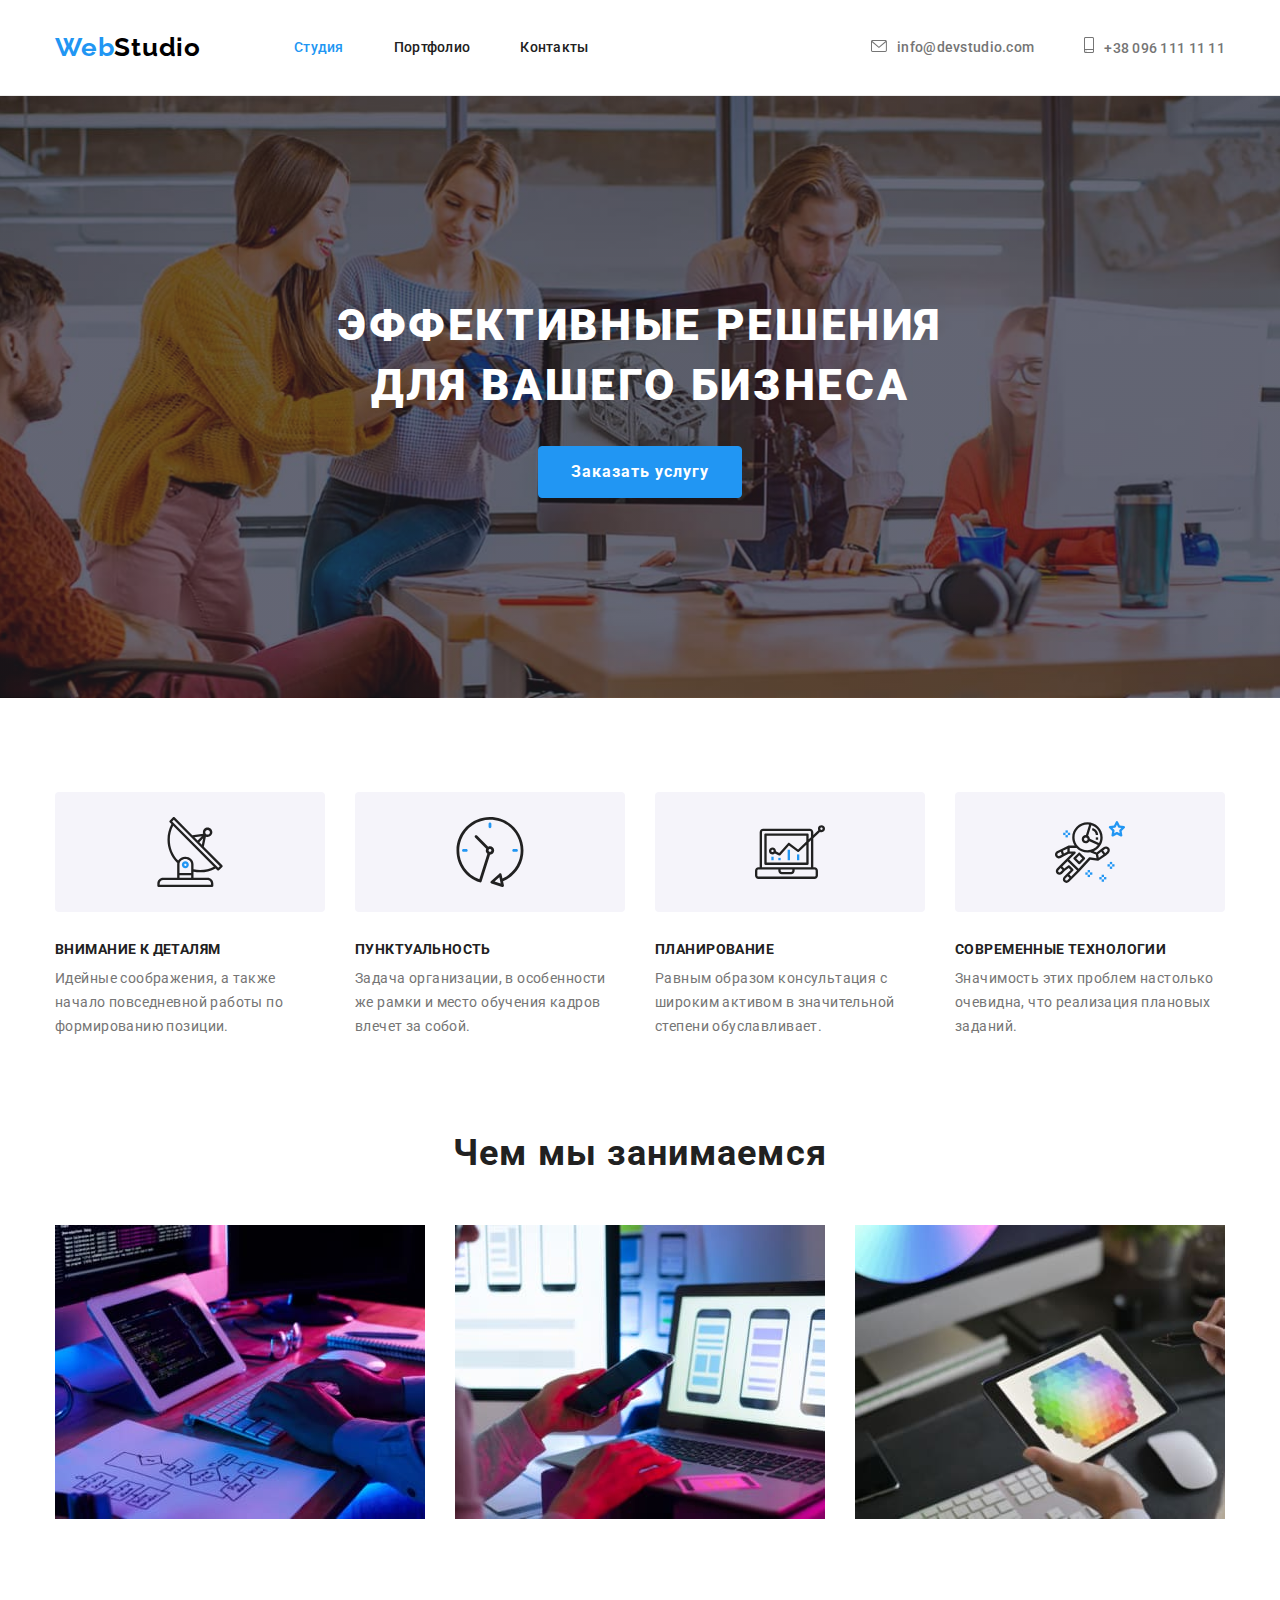
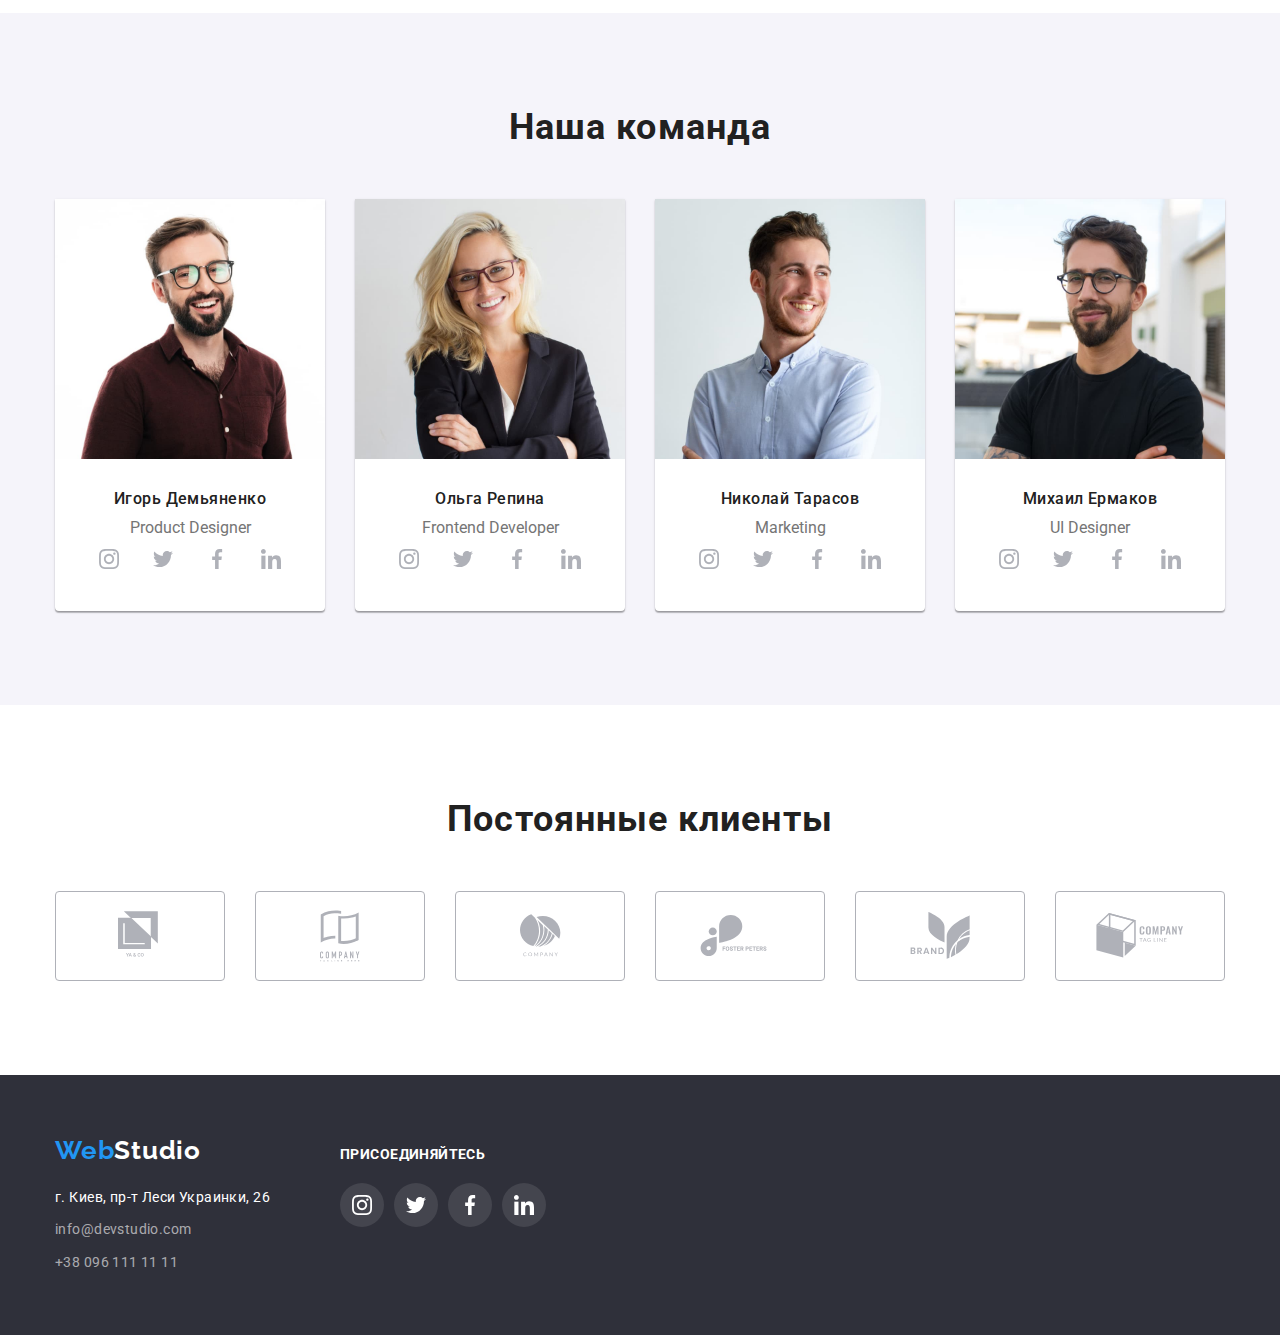
<file: index.html>
<!DOCTYPE html>
<html lang="ru">
<head>
    <meta charset="UTF-8">
    <meta name="viewport" content="width=device-width, initial-scale=1.0">
    <title>WebStudio</title>
    <link rel="preconnect" href="https://fonts.gstatic.com">
    <link href="https://fonts.googleapis.com/css2?family=Raleway:wght@700&family=Roboto:wght@400;500;700;900&display=swap" rel="stylesheet">
    <link rel="stylesheet" href="https://cdnjs.cloudflare.com/ajax/libs/modern-normalize/1.0.0/modern-normalize.min.css">
    <link rel="stylesheet" href="css/styles.css">
</head>
<body>
    <!--Шапка сайта работа3-->
<header class="header">
    <div class="container">
    <nav class="nav">
        <a class="logo" href="./index.html" lang="en"><span class="logo-color">Web</span>Studio</a>
        <ul class="nav-list">
            <li class="nav-list-item"><a class="nav-list-link current" href="#">Студия</a></li>
            <li class="nav-list-item"><a class="nav-list-link" href="./portfolio.html">Портфолио</a></li>
            <li class="nav-list-item"><a class="nav-list-link" href="#">Контакты</a></li>
        </ul>
        </nav>
        <address>
            <ul class="contacts">
            <li class="contact-item"><a class="contact-item-link" href="mailto:info@devstudio.com">
                <svg class="contact-icon" width="16" height="12"><use href="./images/sprite.svg#icon-envelope"></use></svg>info@devstudio.com</a></li>
            <li class="contact-item"><a class="contact-item-link" href="tel:++380961111111"><svg class="contact-icon" width="10" height="16">
                <use href="./images/sprite.svg#icon-smartphone"></use>
            </svg>+38 096 111 11 11</a></li>
        </ul>
        </address>
        </div>
    </header>
    <main>
    <div>
        <section class="hero">
        <div class="container">
        <h1 class="hero-title">Эффективные решения<br>для вашего бизнеса</h1>
        <button class="button-order" type="button">Заказать услугу</button>
        </div>
        </section>
    </div> 
    <!--особенности-->
    <section class="features">
    <div class="container">
  <ul class="features-list">
    <li class="item">
        <div class="item-icon-box"><svg class="item-icon">
            <use href="./images/sprite.svg#icon-antenna"></use>
        </svg></div>        
    <h3 class="item-head">Внимание к деталям</h3>
    <p class="item-text">Идейные соображения, а также начало повседневной работы по формированию позиции.</p>
    </li>
    <li class="item"><div class="item-icon-box"><svg class="item-icon">
        <use href="./images/sprite.svg#icon-clock"></use>
    </svg></div>
    <h3 class="item-head">Пунктуальность</h3>
    <p class="item-text">Задача организации, в особенности же рамки и место обучения кадров влечет за собой.</p></li>
    <li class="item"><div class="item-icon-box"><svg class="item-icon">
        <use href="./images/sprite.svg#icon-diagram"></use>
    </svg></div>
    <h3 class="item-head">Планирование</h3>
    <p class="item-text">Равным образом консультация с широким активом в значительной степени обуславливает.</p>
    </li>
    <li class="item"><div class="item-icon-box"><svg class="item-icon">
        <use href="./images/sprite.svg#icon-astronaut"></use>
    </svg></div>
    <h3 class="item-head">Современные технологии</h3>
    <p class="item-text">Значимость этих проблем настолько очевидна, что реализация плановых заданий.</p>
    </li>
  </ul>
  </div> 
</section>
<!--Чим ми займаємося-->
<section class="work">
    <div class="container">
    <h2 class="work-head">Чем мы занимаемся</h2>
    <ul class="work-list">
        <li class="work-item">
        <img src="./images/img1.jpg" alt="Набор кода" height="294" width="370">
        </li>
        <li class="work-item">
        <img src="./images/img2.jpg" alt="Создание приложений" height="294" width="370">
        </li>
        <li class="work-item">
        <img src="./images/img3.jpg" alt="Дизайн приложений" height="294" width="370">
        </li>
    </ul>
    </div>
</section>
<!--Наша команда-->
    <section class="team">
    <div class="container">
    <h2 class="team-head">Наша команда</h2>
    <ul class="team-list">
        <li class="team-item"><img class="team-photo" src="./images/team1.jpg" alt="Product Designer" width="270" height="260">
        <h3 class="team-name">Игорь Демьяненко</h3>
        <p class="team-position">Product Designer</p>
        <ul class="social-list list">
            <li class="social-list-item">
                <a class="social-list-link" href="">
                    <svg class="social-list-icon">
                        <use href="./images/sprite.svg#icon-instagram"></use> 
                    </svg>
                </a></li>
            <li class="social-list-item">
                <a class="social-list-link" href="">
                <svg class="social-list-icon">
                    <use href="./images/sprite.svg#icon-twitter"></use>
                        </svg>
                    </a></li>
            <li class="social-list-item">
                        <a class="social-list-link" href="">
                            <svg class="social-list-icon">
                                <use href="./images/sprite.svg#icon-facebook"></use>
                            </svg>
                        </a></li>
            <li class="social-list-item">
                <a class="social-list-link" href="">
                    <svg class="social-list-icon">
                        <use href="./images/sprite.svg#icon-linkedin"></use>
                    </svg>
                </a></li>
            </ul>
        </li>
        <li class="team-item"><img class="team-photo" src="./images/team2.jpg" alt="Frontend Developer" width="270" height="260">
        <h3 class="team-name">Ольга Репина</h3>
        <p class="team-position">Frontend Developer</p>
        <ul class="social-list list">
            <li class="social-list-item">
                <a class="social-list-link" href="">
                    <svg class="social-list-icon">
                        <use href="./images/sprite.svg#icon-instagram"></use>
                    </svg>
                </a></li>
            <li class="social-list-item">
                <a class="social-list-link" href="">
                    <svg class="social-list-icon">
                        <use href="./images/sprite.svg#icon-twitter"></use>
                    </svg>
                </a></li>
            <li class="social-list-item">
                <a class="social-list-link" href="">
                    <svg class="social-list-icon">
                        <use href="./images/sprite.svg#icon-facebook"></use>
                    </svg>
                </a></li>
            <li class="social-list-item">
                <a class="social-list-link" href="">
                    <svg class="social-list-icon">
                        <use href="./images/sprite.svg#icon-linkedin"></use>
                    </svg>
                </a></li>
        </ul>
        </li>
        <li class="team-item">
        <img class="team-photo" src="./images/team3.jpg" alt="Marketing" width="270" height="260">
        <h3 class="team-name">Николай Тарасов</h3>
        <p class="team-position">Marketing</p>
        <ul class="social-list list">
            <li class="social-list-item">
                <a class="social-list-link" href="">
                    <svg class="social-list-icon">
                        <use href="./images/sprite.svg#icon-instagram"></use>
                    </svg>
                </a></li>
            <li class="social-list-item">
                <a class="social-list-link" href="">
                    <svg class="social-list-icon">
                        <use href="./images/sprite.svg#icon-twitter"></use>
                    </svg>
                </a></li>
            <li class="social-list-item">
                <a class="social-list-link" href="">
                    <svg class="social-list-icon">
                        <use href="./images/sprite.svg#icon-facebook"></use>
                    </svg>
                </a></li>
            <li class="social-list-item">
                <a class="social-list-link" href="">
                    <svg class="social-list-icon">
                        <use href="./images/sprite.svg#icon-linkedin"></use>
                    </svg>
                </a></li>
        </ul>
        </li>
        <li class="team-item">
        <img class="team-photo" src="./images/team4.jpg" alt="UI Designer" width="270" height="260">
        <h3 class="team-name">Михаил Ермаков</h3>
        <p class="team-position">UI Designer</p>
        <ul class="social-list list">
            <li class="social-list-item">
                <a class="social-list-link" href="">
                    <svg class="social-list-icon">
                        <use href="./images/sprite.svg#icon-instagram"></use>
                    </svg>
                </a></li>
            <li class="social-list-item">
                <a class="social-list-link" href="">
                    <svg class="social-list-icon">
                        <use href="./images/sprite.svg#icon-twitter"></use>
                    </svg>
                </a></li>
            <li class="social-list-item">
                <a class="social-list-link" href="">
                    <svg class="social-list-icon">
                        <use href="./images/sprite.svg#icon-facebook"></use>
                    </svg>
                </a></li>
            <li class="social-list-item">
                <a class="social-list-link" href="">
                    <svg class="social-list-icon">
                        <use href="./images/sprite.svg#icon-linkedin"></use>
                    </svg>
                </a></li>
        </ul>
        </li>
    </ul>
    </div>
    </section>
    <!-- Клиенты -->
    <section class="clients section">
        <div class="container">
            <h2 class="clients-title">Постоянные клиенты</h2>
            <ul class="clients-list">
                <li class="clients-list-item">
                    <a class="clients-link" href="" target="_blank">
                        <svg class="clients-logo" width="44px" height="49px">
                            <use href="./images/sprite.svg#icon-logo1"></use>
                        </svg>
                    </a>
                </li>
                <li class="clients-list-item">
                    <a class="clients-link" href="" target="_blank">
                        <svg class="clients-logo" width="40px" height="52px">
                            <use href="./images/sprite.svg#icon-logo2"></use>
                        </svg>
                    </a>
                </li>
                <li class="clients-list-item">
                    <a class="clients-link" href="" target="_blank">
                        <svg class="clients-logo" width="41px" height="43px">
                            <use href="./images/sprite.svg#icon-logo3"></use>
                        </svg>
                    </a>
                </li>
                <li class="clients-list-item">
                    <a class="clients-link" href="" target="_blank">
                        <svg class="clients-logo" width="80px" height="42px">
                            <use href="./images/sprite.svg#icon-logo4"></use>
                        </svg>
                    </a>
                </li>
                <li class="clients-list-item">
                    <a class="clients-link" href="" target="_blank">
                        <svg class="clients-logo" width="60px" height="47px">
                            <use href="./images/sprite.svg#icon-logo5"></use>
                        </svg>
                    </a>
                </li>
                <li class="clients-list-item">
                    <a class="clients-link" href="" target="_blank">
                        <svg class="clients-logo" width="88px" height="45px">
                            <use href="./images/sprite.svg#icon-logo6"></use>
                        </svg>
                    </a>
                </li>
            </ul>
        </div>
    </section>
     </main>
    <!--Футер-->
    <footer class="footer">
    <div class="container">
    <div class="footer-contacts">   
    <a class="logo" href=""><span class="logo-color">Web</span><span class="logo-white">Studio</span></a>
        <address class="address">
        <ul class="main-contacts-list">
        <li class="main-contacts-item">
        <a class="main-contacts-link map" href="https://goo.gl/maps/psRtu3tgyUnC2bHMA" target="_blank"> г. Киев, пр-т
                    Леси Украинки, 26 </a></li>
        <li class="main-contacts-item">
        <a class="main-contacts-link" href="mailto:info@devstudio.com">info@devstudio.com</a>
        </li>
        <li class="main-contacts-item">
        <a class="main-contacts-link" href="tel:+380961111111">+38 096 111 11 11</a>
        </li>
        </ul>
        </address>
        </div>
        <!-- Футер соцсети -->
    <div class="footer-social">
        <p class="join">присоединяйтесь</p>
        <ul class="footer-social-list">
            <li class="footer-social-item">
                <a class="footer-social-link" href="">
                    <svg class="social-logo">
                        <use href="./images/sprite.svg#icon-instagram"></use>
                    </svg>
                </a>
            </li>
            <li class="footer-social-item">
                <a class="footer-social-link" href="">
                    <svg class="social-logo">
                        <use href="./images/sprite.svg#icon-twitter"></use>
                    </svg></a>
            </li>
            <li class="footer-social-item">
                <a class="footer-social-link" href="">
                    <svg class="social-logo">
                        <use href="./images/sprite.svg#icon-facebook"></use>
                    </svg></a>
            </li>
            <li class="footer-social-item">
                <a class="footer-social-link" href="">
                    <svg class="social-logo">
                        <use href="./images/sprite.svg#icon-linkedin"></use>
                    </svg></a>
            </li>
        </ul>
    </div>
    </div>
    </footer>
</body>
</html>
</file>
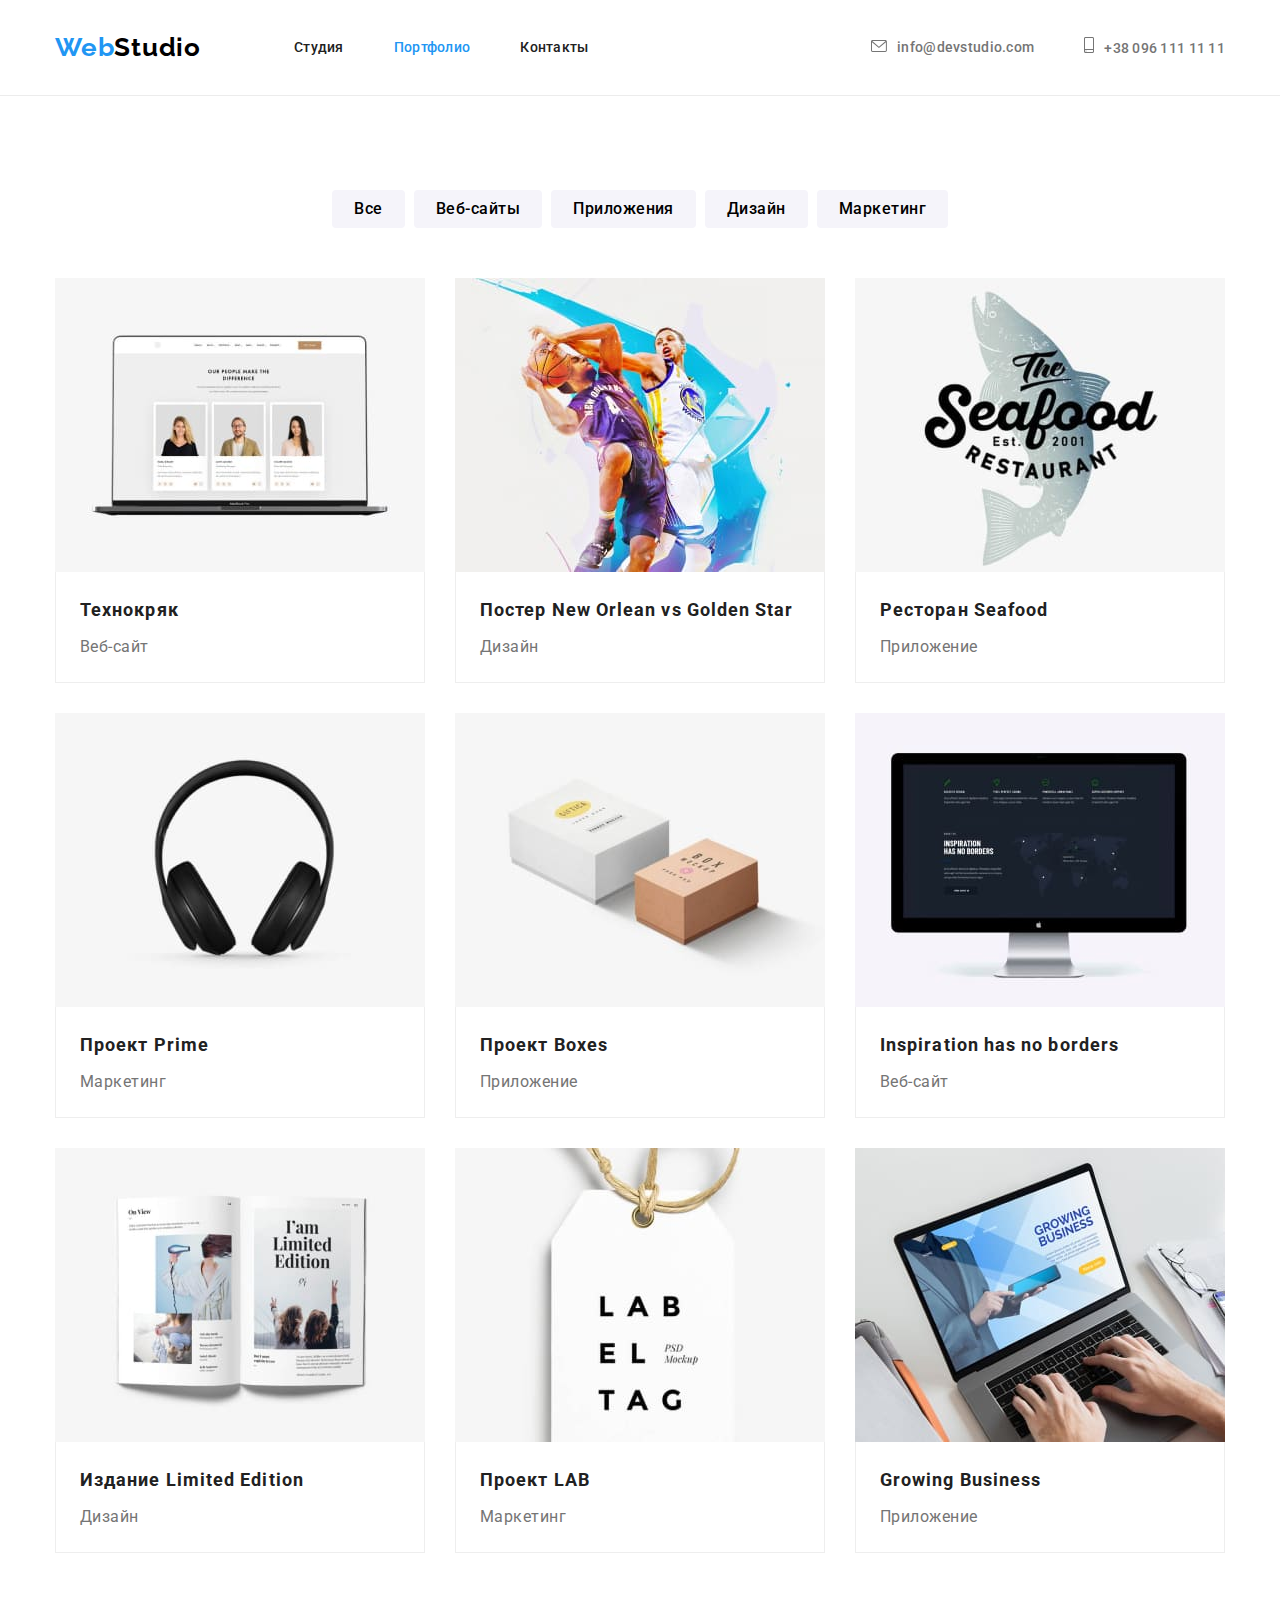
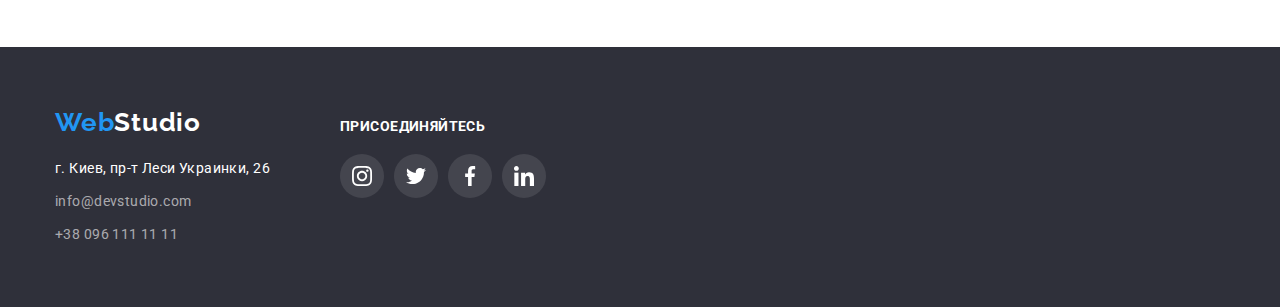
<file: portfolio.html>
<!DOCTYPE html>
<html lang="en">
<head>
    <meta charset="UTF-8">
    <meta name="viewport" content="width=device-width, initial-scale=1.0">
    <title>Portfolio</title>
    <link rel="preconnect" href="https://fonts.gstatic.com">
    <link href="https://fonts.googleapis.com/css2?family=Raleway:wght@700&family=Roboto:wght@400;500;700;900&display=swap" rel="stylesheet">
    <link rel="stylesheet" href="https://cdnjs.cloudflare.com/ajax/libs/modern-normalize/1.0.0/modern-normalize.min.css">
    <link rel="stylesheet" href="css/styles.css">
</head>
<body>
    <!--Шапка сайта-->
    <header class="header">
    <div class="container">
        <nav class="nav">
            <a class="logo" href="./index.html" lang="en"><span class="logo-color">Web</span>Studio</a>
            <ul class="nav-list">
                <li class="nav-list-item"><a class="nav-list-link" href="#">Студия</a></li>
                <li class="nav-list-item"><a class="nav-list-link current" href="./portfolio.html">Портфолио</a></li>
                <li class="nav-list-item"><a class="nav-list-link" href="#">Контакты</a></li>
            </ul>
            </nav>
            <address>
                <ul class="contacts">
                    <li class="contact-item"><a class="contact-item-link" href="mailto:info@devstudio.com">
                            <svg class="contact-icon" width="16" height="12">
                                <use href="./images/sprite.svg#icon-envelope"></use>
                            </svg>info@devstudio.com</a></li>
                    <li class="contact-item"><a class="contact-item-link" href="tel:++380961111111"><svg class="contact-icon" width="10"
                                height="16">
                                <use href="./images/sprite.svg#icon-smartphone"></use>
                            </svg>+38 096 111 11 11</a></li>
                </ul>
            </address>
            </div>
    </header>
    <main>
        <!--Портфолио-->
    <section class="portfolio">
    <div class="container">
    <h1 class="visually-hidden">Портфолио</h1>
    <!-- кнопки -->
    <ul class="btn">
        <li class="btn-list"><button class="btn-item" type="button">Все</button></li>
        <li class="btn-list"><button class="btn-item" type="button">Веб-сайты</button></li>
        <li class="btn-list"><button class="btn-item" type="button">Приложения</button></li>
        <li class="btn-list"><button class="btn-item" type="button">Дизайн</button></li>
        <li class="btn-list"><button class="btn-item" type="button">Маркетинг</button></li>
    </ul>
    <!-- проекты -->
    <ul class="project-list">
        <li class="project-list-item">
            <img class="project-list-item-img" src="./images/portfolio/project1.jpg" alt="ноутбук" width="370" height="294">
            <div class="wrapper">
            <h2 class="project-list-item-title">Технокряк</h2>
            <p class="project-list-item-text">Веб-сайт</p>
            </div>
        </li>
        <li class="project-list-item"><img class="project-list-item-img" src="./images/portfolio/project2.jpg" alt="постер" width="370" height="294">
            <div class="wrapper"><h2 class="project-list-item-title">Постер New Orlean vs Golden Star</h2>
            <p class="project-list-item-text">Дизайн</p></div>
        </li>   
        <li class="project-list-item"><img class="project-list-item-img" src="./images/portfolio/project3.jpg" alt="лого ресторана" width="370" height="294">
            <div class="wrapper"><h2 class="project-list-item-title">Ресторан Seafood</h2>
            <p class="project-list-item-text">Приложение</p></div>
        </li> 
        <li class="project-list-item"><img class="project-list-item-img" src="./images/portfolio/project4.jpg" alt="наушники" width="370" height="294">
            <div class="wrapper"><h2 class="project-list-item-title">Проект Prime</h2>
            <p class="project-list-item-text">Маркетинг</p></div>
        </li>
        <li class="project-list-item"><img class="project-list-item-img" src="./images/portfolio/project5.jpg" alt="коробки" width="370" height="294">
            <div class="wrapper"><h2 class="project-list-item-title">Проект Boxes</h2>
            <p class="project-list-item-text">Приложение</p></div>
        </li>
        <li class="project-list-item"><img class="project-list-item-img" src="./images/portfolio/project6.jpg" alt="монитор" width="370" height="294">
            <div class="wrapper"><h2 class="project-list-item-title">Inspiration has no borders</h2>
            <p class="project-list-item-text">Веб-сайт</p></div>
        </li>
        <li class="project-list-item"><img class="project-list-item-img" src="./images/portfolio/project7.jpg" alt="книга" width="370" height="294">
            <div class="wrapper"><h2 class="project-list-item-title">Издание Limited Edition</h2>
            <p class="project-list-item-text">Дизайн</p></div>
        </li>
        <li class="project-list-item"><img class="project-list-item-img" src="./images/portfolio/project8.jpg" alt="лейбл" width="370" height="294">
            <div class="wrapper"><h2 class="project-list-item-title">Проект LAB</h2>
            <p class="project-list-item-text">Маркетинг</p></div>
        </li>
        <li class="project-list-item"><img class="project-list-item-img" src="./images/portfolio/project9.jpg" alt="открытый ноутбук" width="370" height="294">
            <div class="wrapper"><h2 class="project-list-item-title">Growing Business</h2>
            <p class="project-list-item-text">Приложение</p></div>
        </li>
    </ul>
    </div>
    </section>    
    </main>
    <!--Футер-->
        <footer class="footer">
            <div class="container">
                <div class="footer-contacts">
                    <a class="logo" href=""><span class="logo-color">Web</span><span class="logo-white">Studio</span></a>
                    <address class="address">
                        <ul class="main-contacts-list">
                            <li class="main-contacts-item">
                                <a class="main-contacts-link map" href="https://goo.gl/maps/psRtu3tgyUnC2bHMA" target="_blank">
                                    г. Киев, пр-т
                                    Леси Украинки, 26 </a></li>
                            <li class="main-contacts-item">
                                <a class="main-contacts-link" href="mailto:info@devstudio.com">info@devstudio.com</a>
                            </li>
                            <li class="main-contacts-item">
                                <a class="main-contacts-link" href="tel:+380961111111">+38 096 111 11 11</a>
                            </li>
                        </ul>
                    </address>
                </div>
                <!-- Футер соцсети -->
                <div class="footer-social">
                    <p class="join">присоединяйтесь</p>
                    <ul class="footer-social-list">
                        <li class="footer-social-item">
                            <a class="footer-social-link" href="">
                                <svg class="social-logo">
                                    <use href="./images/sprite.svg#icon-instagram"></use>
                                </svg>
                            </a>
                        </li>
                        <li class="footer-social-item">
                            <a class="footer-social-link" href="">
                                <svg class="social-logo">
                                    <use href="./images/sprite.svg#icon-twitter"></use>
                                </svg></a>
                        </li>
                        <li class="footer-social-item">
                            <a class="footer-social-link" href="">
                                <svg class="social-logo">
                                    <use href="./images/sprite.svg#icon-facebook"></use>
                                </svg></a>
                        </li>
                        <li class="footer-social-item">
                            <a class="footer-social-link" href="">
                                <svg class="social-logo">
                                    <use href="./images/sprite.svg#icon-linkedin"></use>
                                </svg></a>
                        </li>
                    </ul>
                </div>
            </div>
        </footer>
</body>
</html>
</file>
<file: css/styles.css>
:root {
  --primary-text-color: #212121;
  --secondary-text-color: #757575;
  --accent-text-color: #2196f3;
  --reserve-text-color: #ffffff;
  --primary-font-family: "Roboto", sans-serif;
  --secondary-font-family: "Raleway", sans-serif;
  --card-set-gap: 30px;
}
html {
  box-sizing: border-box;
}
*,
*::before,
*::after {
  box-sizing: inherit;
}
body {
  font-family: var(--primary-font-family);
}
ul {
  list-style: none;
  padding: 0;
  margin: 0;
}
h1,
h2,
h3,
h4,
h5,
h6,
p {
  margin: 0;
}
a {
  text-decoration: none;
}
address {
  font-style: normal;
}
img {
  display: block;
  max-width: 100%;
  height: auto;
}
.container {
  width: 1200px;
  padding: 0 15px;
  margin: 0 auto;
}
.section {
  padding-top: 94px;
  padding-bottom: 94px;
}
.visually-hidden {
  position: absolute;
  width: 1px;
  height: 1px;
  margin: -1px;
  border: 0;
  padding: 0;
  white-space: nowrap;
  clip-path: inset(100%);
  clip: rect(0 0 0 0);
  overflow: hidden;
}
/* ========== HEADER ==========*/
.header {
  padding-top: 32px;
  padding-bottom: 32px;
  border-bottom: 1px solid #ececec;
}
.header .container {
  display: flex;
  align-items: center;
  justify-content: space-between;
}
.nav {
  display: flex;
  align-items: center;
}
.nav-list {
  display: flex;
  align-items: center;
  margin-left: 93px;
}
.nav-list-item:not(:last-child) {
  margin-right: 50px;
}
.contacts {
  display: flex;
  align-items: center;
  margin-left: auto;
}
.logo {
  font-family: var(--secondary-font-family);
  color: #000000;
  font-weight: 700;
  font-size: 26px;
  line-height: 1.19;
  letter-spacing: 0.03em;
}
.logo-color {
  color: var(--accent-text-color);
}
.nav-list-link {
  font-weight: 500;
  font-size: 14px;
  line-height: 1.14;
  letter-spacing: 0.02em;
  color: var(--primary-text-color);
}
.nav-list-link:hover,
.nav-list-link:focus,
.contact-item-link:hover,
.contact-item-link:focus {
  color: var(--accent-text-color);
}
.current {
  color: var(--accent-text-color);
}
.contact-item:not(:last-child) {
  margin-right: 50px;
}
.contact-item-link {
  font-weight: 500;
  font-size: 14px;
  line-height: 1.14;
  letter-spacing: 0.02em;
  color: var(--secondary-text-color);
}
.contact-icon {
  margin-right: 10px;
  fill: currentColor;
}
/* =========== HERO ==========*/
.hero {
  text-align: center;
  padding-top: 200px;
  padding-bottom: 200px;
  background-color: #2f303a;
  background-image: linear-gradient(
      rgba(47, 48, 58, 0.4),
      rgba(47, 48, 58, 0.4)
    ),
    url("../images/hero.jpg");
  background-repeat: no-repeat;
  background-size: cover;
  background-position: center;
}

.hero-title {
  max-width: 696px;
  margin-left: auto;
  margin-right: auto;
  font-weight: 900;
  font-size: 44px;
  line-height: 1.36;
  letter-spacing: 0.06em;
  text-transform: uppercase;
  color: var(--reserve-text-color);
  margin-bottom: 30px;
}
.button-order {
  padding: 10px 32px;
  min-width: 200px;
  border-radius: 4px;
  border: 1px solid var(--accent-text-color);
  cursor: pointer;
  font-weight: 700;
  font-size: 16px;
  line-height: 1.87;
  letter-spacing: 0.06em;
  color: var(--reserve-text-color);
  background-color: var(--accent-text-color);
}
/* ========= ПРЕИМУЩЕСТВА ======== */
.features {
  padding-top: 94px;
}
.features-list {
  display: flex;
  align-items: flex-start;
  justify-content: space-between;
}
.item {
  min-width: 270px;
}
.item:not(:last-child) {
  margin-right: 30px;
}
.item-head {
  margin-bottom: 10px;
  font-weight: 700;
  font-size: 14px;
  line-height: 1.14;
  letter-spacing: 0.03em;
  text-transform: uppercase;
  color: var(--primary-text-color);
}
.item-text {
  font-weight: 400;
  font-size: 14px;
  line-height: 1.71;
  letter-spacing: 0.03em;
  color: var(--secondary-text-color);
}
.item-icon {
  width: 70px;
  height: 70px;
}
.item-icon-box {
  margin-bottom: 30px;
  padding: 25px 100px;
  width: 270px;
  height: 120px;
  background: #f5f4fa;
  border-radius: 4px;
}
/*  ========РАБОТА======== */
.work {
  padding-top: 94px;
  padding-bottom: 94px;
}
.work-list {
  display: flex;
  justify-content: space-between;
}
.work-head {
  margin-bottom: 50px;
  font-weight: 700;
  font-size: 36px;
  line-height: 1.16;
  text-align: center;
  letter-spacing: 0.03em;
  color: var(--primary-text-color);
}
/* ======= КОМАНДА ======= */
.team {
  background: #f5f4fa;
  padding-top: 94px;
  padding-bottom: 94px;
}
.team-list {
  display: flex;
  justify-content: space-between;
}
.team-item {
  padding-bottom: 30px;
  background-color: var(--reserve-text-color);
  box-shadow: 0px 1px 3px rgba(0, 0, 0, 0.12), 0px 1px 1px rgba(0, 0, 0, 0.14),
    0px 2px 1px rgba(0, 0, 0, 0.2);
  border-radius: 0px 0px 4px 4px;
}
.team-head {
  margin-bottom: 50px;
  font-weight: 700;
  font-size: 36px;
  line-height: 1.16;
  text-align: center;
  letter-spacing: 0.03em;
  color: var(--primary-text-color);
}
.team-name {
  margin-top: 30px;
  font-weight: 500;
  font-size: 16px;
  line-height: 1.19;
  text-align: center;
  letter-spacing: 0.03em;
  color: var(--primary-text-color);
}
.team-position {
  margin-top: 10px;
  font-size: 16px;
  line-height: 1.19;
  text-align: center;
  color: var(--secondary-text-color);
}
.social-list {
  display: flex;
  justify-content: center;
}
.social-list-item:not(:last-child) {
  margin-right: 10px;
}
.social-list-link {
  display: flex;
  justify-content: center;
  align-items: center;
  width: 44px;
  height: 44px;
  border-radius: 50%;
  color: #afb1b8;
}
.social-list-icon {
  fill: currentColor;
}
.social-list-link:hover,
.social-list-link:focus {
  background-color: var(--accent-text-color);
  color: var(--reserve-text-color);
}

.social-list-link:hover .social-list-icon,
.social-list-link:focus .social-list-icon {
  fill: currentColor;
}

/* ========= КЛИЕНТЫ ======== */
.clients-list {
  display: flex;
  align-items: flex-start;
  justify-content: space-between;
}
.clients-list-item:not(:last-child) {
  margin-right: 30px;
}
.clients-title {
  margin-bottom: 50px;
  font-weight: 700;
  font-size: 36px;
  line-height: 1.16;
  text-align: center;
  letter-spacing: 0.03em;
  color: var(--primary-text-color);
}
.clients-link {
  display: flex;
  justify-content: center;
  align-items: center;
  color: #afb1b8;
  width: 170px;
  height: 90px;
  border: 1px solid;
  border-radius: 4px;
}
.clients-link:hover,
.clients-link:focus {
  color: var(--accent-text-color);
  border-color: var(--accent-text-color);
}
.clients-logo {
  fill: currentColor;
}

/* ====== ФУТЕР ======== */
.footer {
  padding-top: 60px;
  padding-bottom: 60px;
  background: #2f303a;
}
.logo-white {
  color: var(--reserve-text-color);
}
.main-contacts-list {
  margin-top: 20px;
}
.main-contacts-item:not(:last-child) {
  margin-bottom: 9px;
}
.main-contacts-link {
  font-size: 14px;
  line-height: 1.71;
  letter-spacing: 0.03em;
  color: rgba(255, 255, 255, 0.6);
}
.main-contacts-link.map {
  color: var(--reserve-text-color);
}
.footer .container {
  display: flex;
  align-items: baseline;
}
/* =====Футер соцсети======= */
.footer-social {
  margin-left: 70px;
}
.join {
  margin-bottom: 20px;
  font-weight: bold;
  font-size: 14px;
  line-height: 1.14;
  letter-spacing: 0.03em;
  text-transform: uppercase;
  color: var(--reserve-text-color);
}
.footer-social-list {
  display: flex;
  justify-content: space-between;
  width: 206px;
}
.footer-social-link {
  display: flex;
  justify-content: center;
  align-items: center;
  width: 44px;
  height: 44px;
  border-radius: 50%;
  background-color: rgba(255, 255, 255, 0.1);
  color: var(--reserve-text-color);
}
.footer-social-link:hover,
.footer-social-link:focus {
  background-color: var(--accent-text-color);
}
.social-logo {
  fill: currentColor;
}
/* ======== ПОРТФОЛИО ========== */
.portfolio {
  display: flex;
  padding-top: 94px;
  padding-bottom: 94px;
}

.btn {
  display: flex;
  justify-content: center;
  margin-bottom: 50px;
}
.btn-list:not(:last-child) {
  margin-right: 9px;
}
.btn-item {
  min-width: 73px;
  padding: 6px 22px;
  border: none;
  cursor: pointer;
  background: #f5f4fa;
  border-radius: 4px;
  font-family: var(--primary-font-family);
  font-weight: 500;
  font-size: 16px;
  line-height: 1.62;
  text-align: center;
  letter-spacing: 0.03em;
}
.btn-item:hover,
.btn-item:focus {
  background-color: var(--accent-text-color);
  color: var(--reserve-text-color);
  box-shadow: 0px 3px 1px rgba(0, 0, 0, 0.1), 0px 1px 2px rgba(0, 0, 0, 0.08),
    0px 2px 2px rgba(0, 0, 0, 0.12);
}
.project-list {
  display: flex;
  flex-wrap: wrap;
  margin-left: calc(-1 * var(--card-set-gap));
  margin-top: calc(-1 * var(--card-set-gap));
}
.project-list-item:hover,
.project-list-item:focus {
  box-shadow: 0px 1px 1px rgba(0, 0, 0, 0.12), 0px 4px 4px rgba(0, 0, 0, 0.06),
    1px 4px 6px rgba(0, 0, 0, 0.16);
}

.project-list-item {
  flex-basis: calc(100% / 3 - var(--card-set-gap));
  margin-left: var(--card-set-gap);
  margin-top: var(--card-set-gap);
}
.project-list-item-title {
  margin-bottom: 4px;
  font-weight: 700;
  font-size: 18px;
  line-height: 2;
  letter-spacing: 0.06em;
  color: var(--primary-text-color);
}
.project-list-item-text {
  font-size: 16px;
  line-height: 1.87;
  letter-spacing: 0.03em;
  color: var(--secondary-text-color);
}
.wrapper {
  padding: 20px 24px;
  border-right: 1px solid #eeeeee;
  border-bottom: 1px solid #eeeeee;
  border-left: 1px solid #eeeeee;
}
</file>
